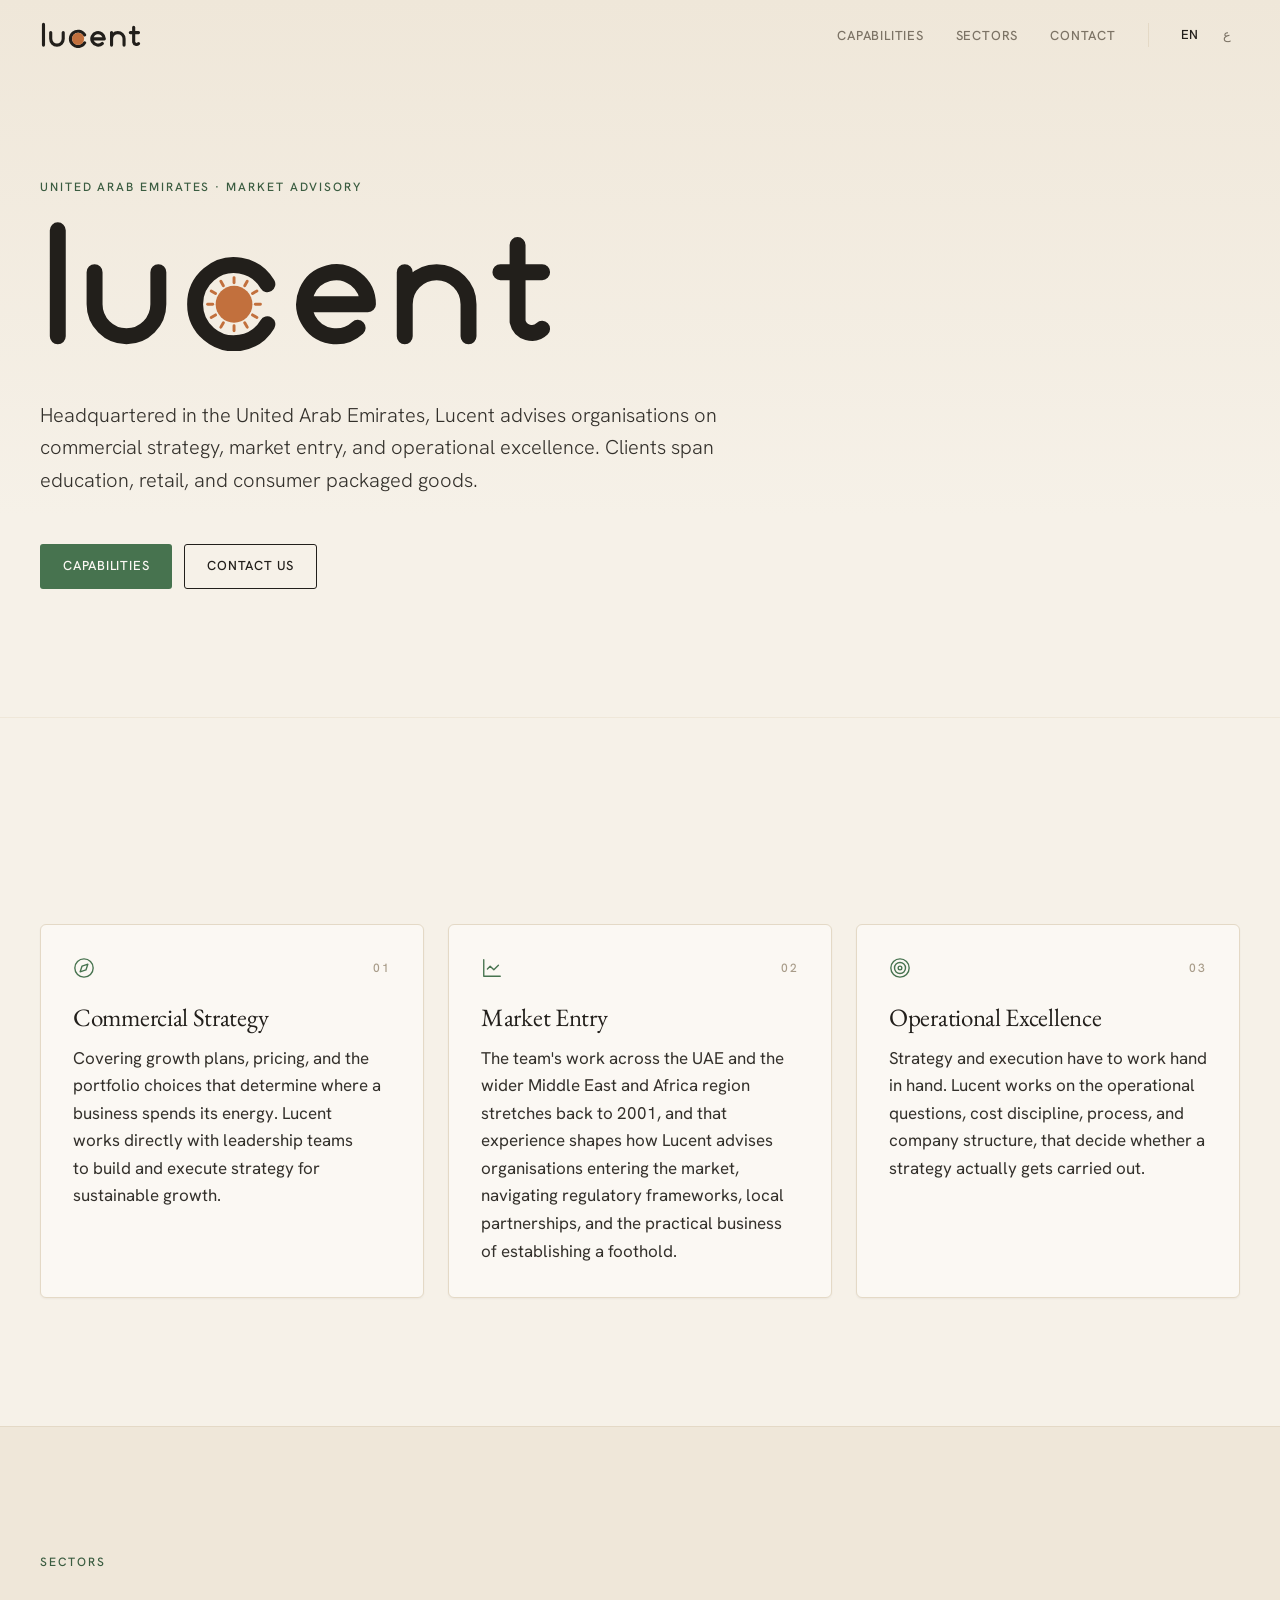
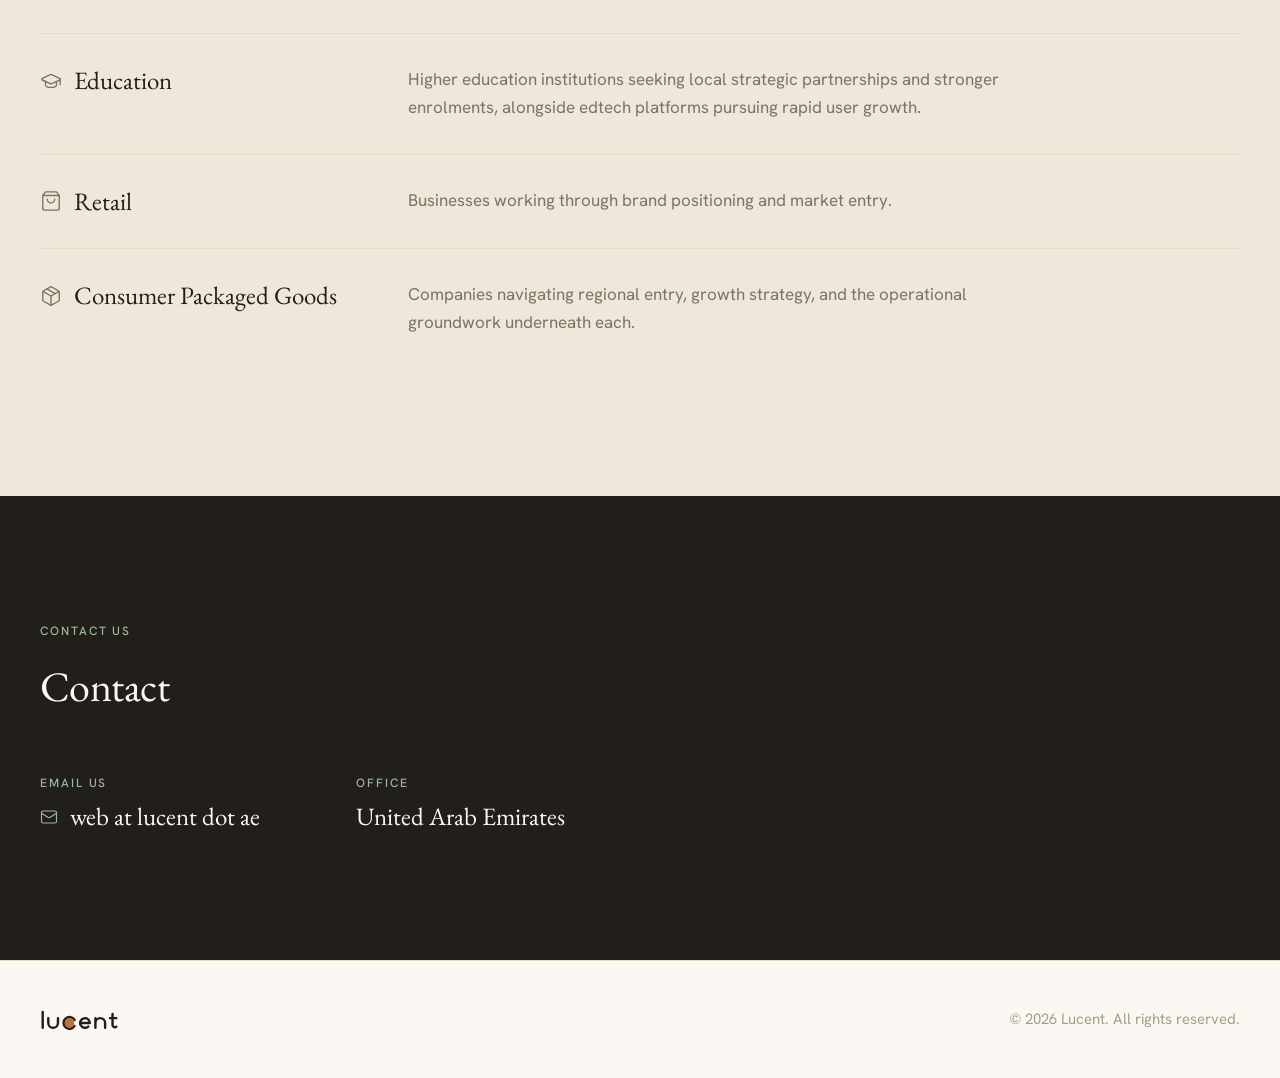
<file: index.html>
<!DOCTYPE html>
<html lang="en" dir="ltr">
<head>
<meta charset="utf-8">
<meta name="viewport" content="width=device-width, initial-scale=1">
<title>Lucent · Market advisory, United Arab Emirates</title>
<meta name="description" content="Headquartered in the United Arab Emirates, Lucent advises organisations on commercial strategy, market entry, and operational excellence.">

<!-- Search engines and AI crawlers are asked not to index or train on this site.
     See README.md, robots.txt and host headers do the rest. -->
<meta name="robots" content="noindex, nofollow, noarchive, nosnippet, noimageindex, noai, noimageai">
<meta name="googlebot" content="noindex, nofollow">
<meta name="google" content="nositelinkssearchbox">

<!-- Link previews (email, messaging, LinkedIn) still read these. -->
<meta property="og:type" content="website">
<meta property="og:site_name" content="Lucent">
<meta property="og:title" content="Lucent · Market advisory, United Arab Emirates">
<meta property="og:description" content="Lucent advises organisations on commercial strategy, market entry, and operational excellence.">
<meta property="og:url" content="https://www.lucent.ae/">
<meta property="og:locale" content="en">
<meta property="og:locale:alternate" content="ar">
<meta name="twitter:card" content="summary">

<link rel="canonical" href="https://www.lucent.ae/">
<link rel="alternate" hreflang="en" href="https://www.lucent.ae/">
<link rel="alternate" hreflang="ar" href="https://www.lucent.ae/ar/">
<link rel="icon" href="favicon.svg" type="image/svg+xml">
<link rel="icon" href="favicon.ico" sizes="any">
<link rel="apple-touch-icon" href="apple-touch-icon.png">
<link rel="stylesheet" href="css/styles.css">
<link rel="stylesheet" href="css/site.css">
<script>
(function(){
  document.documentElement.classList.add('js');
  try{
    var p=localStorage.getItem('lucent-lang');
    if(p==='ar'){location.replace('ar/');return;}
    if(!p&&(navigator.language||'').toLowerCase().indexOf('ar')===0){location.replace('ar/');}
  }catch(e){}
})();
</script>
</head>
<body id="top">

<a class="skip-link" href="#main-content">Skip to content</a>

<header class="header">
  <div class="container header__inner">
    <a class="header__brand" href="#top" aria-label="Lucent home">
      <img src="img/lucent-wordmark-small.svg" alt="Lucent" width="424" height="108">
    </a>
    <button class="menu-btn" type="button" aria-expanded="false" aria-controls="site-nav" aria-label="Menu">
      <svg width="18" height="18" viewBox="0 0 24 24" fill="none" stroke="currentColor" stroke-width="1.5" stroke-linecap="round" aria-hidden="true"><line x1="4" x2="20" y1="6" y2="6"/><line x1="4" x2="20" y1="12" y2="12"/><line x1="4" x2="20" y1="18" y2="18"/></svg>
    </button>
    <nav class="nav" id="site-nav" aria-label="Sections">
      <ul class="nav__list">
        <li><a class="nav__link" href="#capabilities">Capabilities</a></li>
        <li><a class="nav__link" href="#sectors">Sectors</a></li>
        <li><a class="nav__link" href="#contact">Contact</a></li>
        <li class="lang">
          <a class="lang__link" href="./" aria-current="true" data-set-lang="en" lang="en">EN</a>
          <a class="lang__link" href="ar/" data-set-lang="ar" lang="ar">ع</a>
        </li>
      </ul>
    </nav>
  </div>
</header>

<main id="main-content">

  <section class="hero">
    <div class="container">
      <p class="eyebrow">United Arab Emirates · Market advisory</p>
      <h1 class="sr-only">Lucent</h1>
      <img class="hero__wordmark" src="img/lucent-wordmark-display.svg" alt="" width="628" height="160">
      <p class="hero__lead">Headquartered in the United Arab Emirates, Lucent advises organisations on commercial strategy, market entry, and operational excellence. Clients span education, retail, and consumer packaged goods.</p>
      <div class="hero__actions">
        <a class="btn btn--primary" href="#capabilities">Capabilities</a>
        <a class="btn btn--secondary" href="#contact">Contact us</a>
      </div>
    </div>
  </section>

  <section class="section" id="capabilities">
    <div class="container">
      <div class="section__heading reveal">
        <p class="eyebrow">Capabilities</p>
      </div>
      <div class="cards">

        <article class="card reveal">
          <div class="card__top">
            <span class="card__icon"><svg width="22" height="22" viewBox="0 0 24 24" fill="none" stroke="currentColor" stroke-width="1.5" stroke-linecap="round" stroke-linejoin="round" aria-hidden="true"><circle cx="12" cy="12" r="10"/><polygon points="16.24 7.76 14.12 14.12 7.76 16.24 9.88 9.88 16.24 7.76"/></svg></span>
            <span class="card__index">01</span>
          </div>
          <h3 class="card__title">Commercial Strategy</h3>
          <p class="card__body">Covering growth plans, pricing, and the portfolio choices that determine where a business spends its energy. Lucent works directly with leadership teams to build and execute strategy for sustainable growth.</p>
        </article>

        <article class="card reveal" data-delay="90">
          <div class="card__top">
            <span class="card__icon"><svg width="22" height="22" viewBox="0 0 24 24" fill="none" stroke="currentColor" stroke-width="1.5" stroke-linecap="round" stroke-linejoin="round" aria-hidden="true"><path d="M3 3v18h18"/><path d="m19 9-5 5-4-4-3 3"/></svg></span>
            <span class="card__index">02</span>
          </div>
          <h3 class="card__title">Market Entry</h3>
          <p class="card__body">The team's work across the UAE and the wider Middle East and Africa region stretches back to 2001, and that experience shapes how Lucent advises organisations entering the market, navigating regulatory frameworks, local partnerships, and the practical business of establishing a foothold.</p>
        </article>

        <article class="card reveal" data-delay="180">
          <div class="card__top">
            <span class="card__icon"><svg width="22" height="22" viewBox="0 0 24 24" fill="none" stroke="currentColor" stroke-width="1.5" stroke-linecap="round" stroke-linejoin="round" aria-hidden="true"><circle cx="12" cy="12" r="10"/><circle cx="12" cy="12" r="6"/><circle cx="12" cy="12" r="2"/></svg></span>
            <span class="card__index">03</span>
          </div>
          <h3 class="card__title">Operational Excellence</h3>
          <p class="card__body">Strategy and execution have to work hand in hand. Lucent works on the operational questions, cost discipline, process, and company structure, that decide whether a strategy actually gets carried out.</p>
        </article>

      </div>
    </div>
  </section>

  <section class="section section--sand section--rule" id="sectors">
    <div class="container">
      <div class="section__heading reveal">
        <p class="eyebrow">Sectors</p>
      </div>
      <div class="sectors reveal">

        <div class="sector">
          <div class="sector__label">
            <span class="sector__icon"><svg width="22" height="22" viewBox="0 0 24 24" fill="none" stroke="currentColor" stroke-width="1.5" stroke-linecap="round" stroke-linejoin="round" aria-hidden="true"><path d="M21.42 10.922a1 1 0 0 0-.019-1.838L12.83 5.18a2 2 0 0 0-1.66 0L2.6 9.08a1 1 0 0 0 0 1.832l8.57 3.908a2 2 0 0 0 1.66 0z"/><path d="M22 10v6"/><path d="M6 12.5V16a6 3 0 0 0 12 0v-3.5"/></svg></span>
            Education
          </div>
          <p class="sector__note">Higher education institutions seeking local strategic partnerships and stronger enrolments, alongside edtech platforms pursuing rapid user growth.</p>
        </div>

        <div class="sector">
          <div class="sector__label">
            <span class="sector__icon"><svg width="22" height="22" viewBox="0 0 24 24" fill="none" stroke="currentColor" stroke-width="1.5" stroke-linecap="round" stroke-linejoin="round" aria-hidden="true"><path d="M6 2 3 6v14a2 2 0 0 0 2 2h14a2 2 0 0 0 2-2V6l-3-4Z"/><path d="M3 6h18"/><path d="M16 10a4 4 0 0 1-8 0"/></svg></span>
            Retail
          </div>
          <p class="sector__note">Businesses working through brand positioning and market entry.</p>
        </div>

        <div class="sector" style="border-bottom: none;">
          <div class="sector__label">
            <span class="sector__icon"><svg width="22" height="22" viewBox="0 0 24 24" fill="none" stroke="currentColor" stroke-width="1.5" stroke-linecap="round" stroke-linejoin="round" aria-hidden="true"><path d="m7.5 4.27 9 5.15"/><path d="M21 8a2 2 0 0 0-1-1.73l-7-4a2 2 0 0 0-2 0l-7 4A2 2 0 0 0 3 8v8a2 2 0 0 0 1 1.73l7 4a2 2 0 0 0 2 0l7-4A2 2 0 0 0 21 16Z"/><path d="m3.3 7 8.7 5 8.7-5"/><path d="M12 22V12"/></svg></span>
            Consumer Packaged Goods
          </div>
          <p class="sector__note">Companies navigating regional entry, growth strategy, and the operational groundwork underneath each.</p>
        </div>

      </div>
    </div>
  </section>

  <section class="section section--ink" id="contact">
    <div class="container">
      <div class="section__heading reveal">
        <p class="eyebrow eyebrow--inverse">Contact us</p>
        <h2 class="section__title">Contact</h2>
      </div>
      <div class="contact reveal" data-delay="90">
        <div>
          <p class="contact__label">Email us</p>
          <p class="contact__value">
            <span class="contact__icon"><svg width="18" height="18" viewBox="0 0 24 24" fill="none" stroke="currentColor" stroke-width="1.5" stroke-linecap="round" stroke-linejoin="round" aria-hidden="true"><rect width="20" height="16" x="2" y="4" rx="2"/><path d="m22 7-8.97 5.7a1.94 1.94 0 0 1-2.06 0L2 7"/></svg></span>
            web at lucent dot ae
          </p>
        </div>
        <div>
          <p class="contact__label">Office</p>
          <p class="contact__value">United Arab Emirates</p>
        </div>
      </div>
    </div>
  </section>

</main>

<footer class="footer">
  <div class="container footer__inner">
    <img src="img/lucent-wordmark-small.svg" alt="Lucent" width="424" height="108">
    <p class="footer__legal">© 2026 Lucent. All rights reserved.</p>
  </div>
</footer>

<script src="js/site.js"></script>
</body>
</html>
</file>
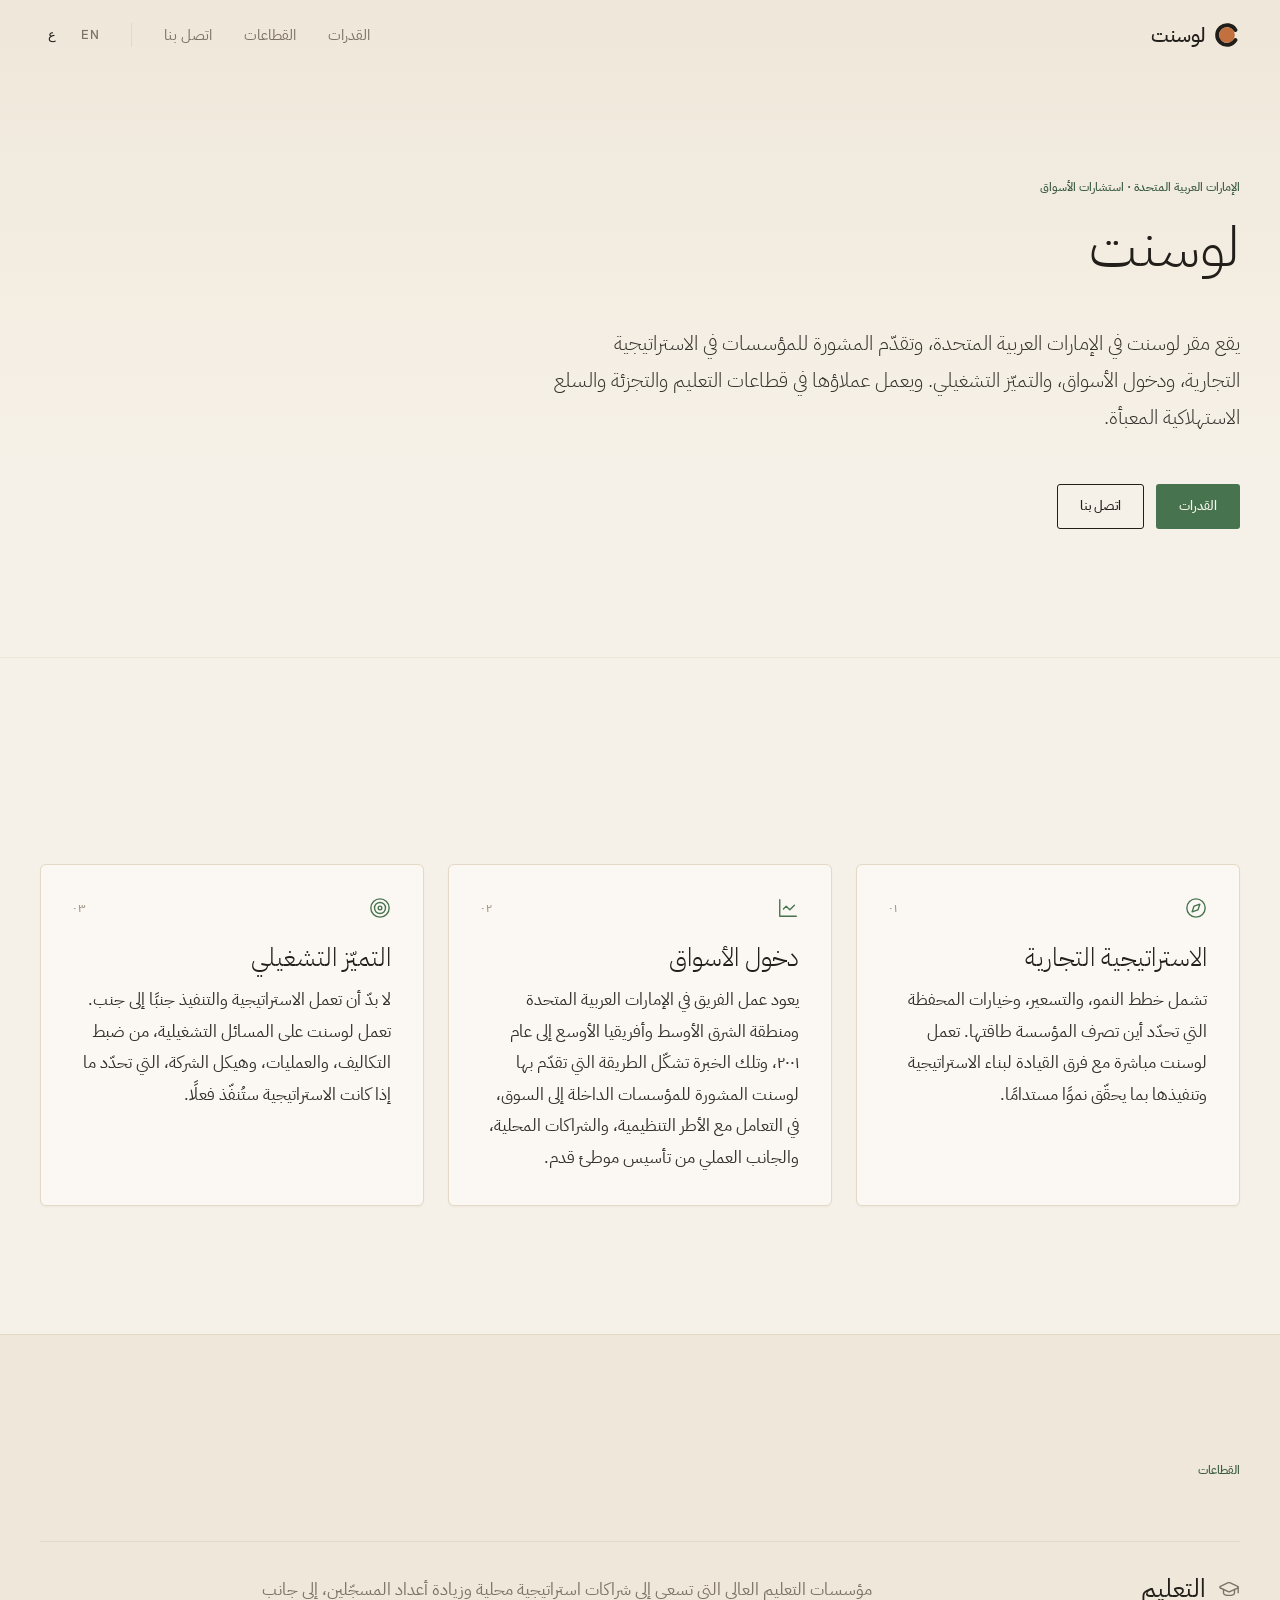
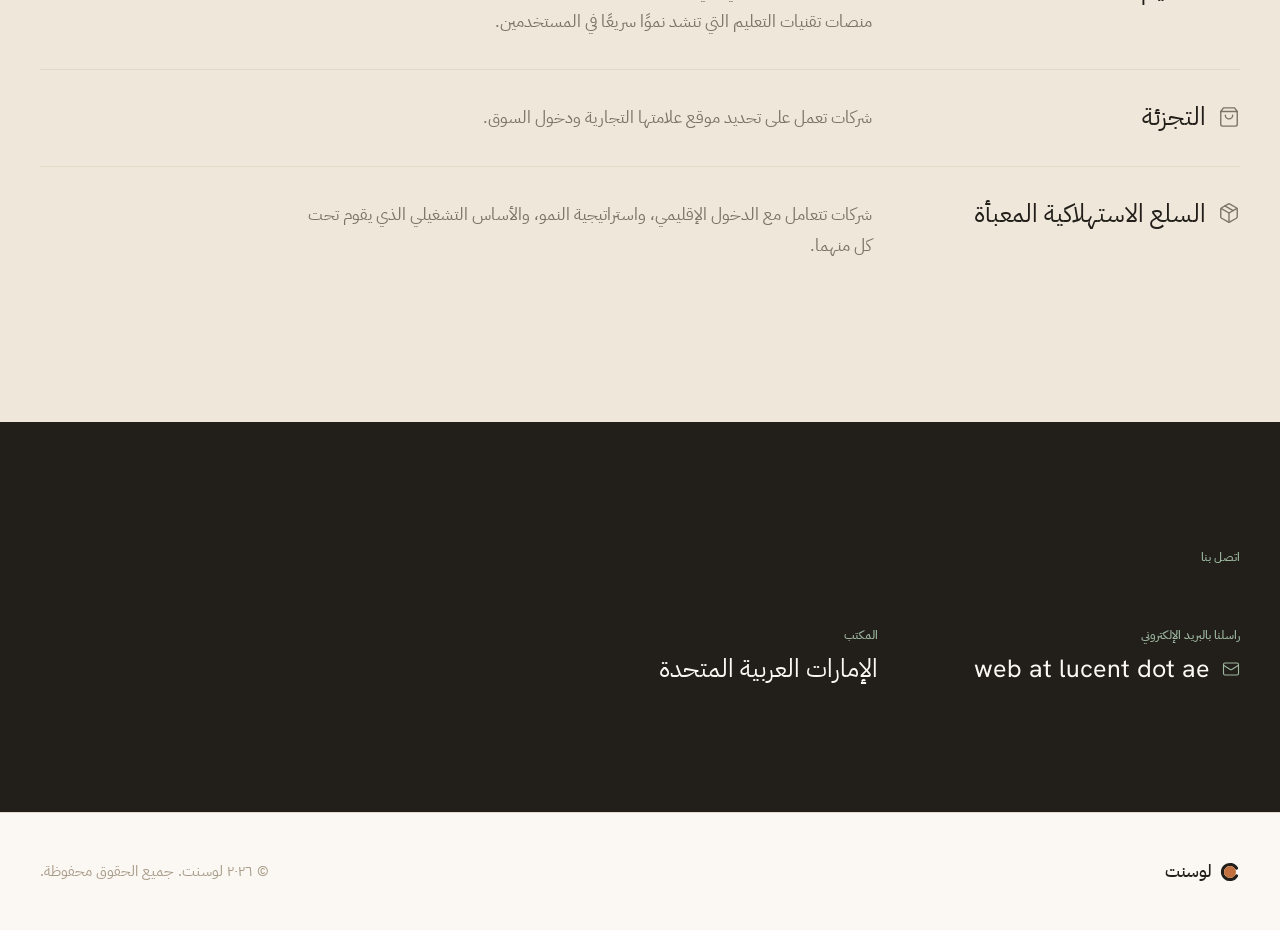
<file: ar/index.html>
<!DOCTYPE html>
<html lang="ar" dir="rtl">
<head>
<meta charset="utf-8">
<meta name="viewport" content="width=device-width, initial-scale=1">
<title>لوسنت · استشارات الأسواق، الإمارات العربية المتحدة</title>
<meta name="description" content="يقع مقر لوسنت في الإمارات العربية المتحدة، وتقدّم المشورة للمؤسسات في الاستراتيجية التجارية، ودخول الأسواق، والتميّز التشغيلي.">

<meta name="robots" content="noindex, nofollow, noarchive, nosnippet, noimageindex, noai, noimageai">
<meta name="googlebot" content="noindex, nofollow">

<meta property="og:type" content="website">
<meta property="og:site_name" content="لوسنت">
<meta property="og:title" content="لوسنت · استشارات الأسواق، الإمارات العربية المتحدة">
<meta property="og:description" content="تقدّم لوسنت المشورة للمؤسسات في الاستراتيجية التجارية، ودخول الأسواق، والتميّز التشغيلي.">
<meta property="og:url" content="https://www.lucent.ae/ar/">
<meta property="og:locale" content="ar">
<meta property="og:locale:alternate" content="en">
<meta name="twitter:card" content="summary">

<link rel="canonical" href="https://www.lucent.ae/ar/">
<link rel="alternate" hreflang="en" href="https://www.lucent.ae/">
<link rel="alternate" hreflang="ar" href="https://www.lucent.ae/ar/">
<link rel="icon" href="../favicon.svg" type="image/svg+xml">
<link rel="icon" href="../favicon.ico" sizes="any">
<link rel="apple-touch-icon" href="../apple-touch-icon.png">
<link rel="stylesheet" href="../css/styles.css">
<link rel="stylesheet" href="../css/site.css">
<script>
(function(){
  document.documentElement.classList.add('js');
  try{ if(localStorage.getItem('lucent-lang')==='en'){location.replace('../');} }catch(e){}
})();
</script>
</head>
<body id="top">

<a class="skip-link" href="#main-content">تجاوز إلى المحتوى</a>

<header class="header">
  <div class="container header__inner">
    <a class="header__brand brand-ar" href="#top" aria-label="لوسنت الصفحة الرئيسية">
      <img src="../img/lucent-mark-small.svg" alt="" width="84" height="84">
      <span>لوسنت</span>
    </a>
    <button class="menu-btn" type="button" aria-expanded="false" aria-controls="site-nav" aria-label="القائمة">
      <svg width="18" height="18" viewBox="0 0 24 24" fill="none" stroke="currentColor" stroke-width="1.5" stroke-linecap="round" aria-hidden="true"><line x1="4" x2="20" y1="6" y2="6"/><line x1="4" x2="20" y1="12" y2="12"/><line x1="4" x2="20" y1="18" y2="18"/></svg>
    </button>
    <nav class="nav" id="site-nav" aria-label="أقسام الصفحة">
      <ul class="nav__list">
        <li><a class="nav__link" href="#capabilities">القدرات</a></li>
        <li><a class="nav__link" href="#sectors">القطاعات</a></li>
        <li><a class="nav__link" href="#contact">اتصل بنا</a></li>
        <li class="lang">
          <a class="lang__link" href="../" data-set-lang="en" lang="en">EN</a>
          <a class="lang__link" href="./" aria-current="true" data-set-lang="ar" lang="ar">ع</a>
        </li>
      </ul>
    </nav>
  </div>
</header>

<main id="main-content">

  <section class="hero">
    <div class="container">
      <p class="eyebrow">الإمارات العربية المتحدة · استشارات الأسواق</p>
      <h1 class="hero__ar-title">لوسنت</h1>
      <p class="hero__lead">يقع مقر لوسنت في الإمارات العربية المتحدة، وتقدّم المشورة للمؤسسات في الاستراتيجية التجارية، ودخول الأسواق، والتميّز التشغيلي. ويعمل عملاؤها في قطاعات التعليم والتجزئة والسلع الاستهلاكية المعبأة.</p>
      <div class="hero__actions">
        <a class="btn btn--primary" href="#capabilities">القدرات</a>
        <a class="btn btn--secondary" href="#contact">اتصل بنا</a>
      </div>
    </div>
  </section>

  <section class="section" id="capabilities">
    <div class="container">
      <div class="section__heading reveal">
        <p class="eyebrow">القدرات</p>
      </div>
      <div class="cards">

        <article class="card reveal">
          <div class="card__top">
            <span class="card__icon"><svg width="22" height="22" viewBox="0 0 24 24" fill="none" stroke="currentColor" stroke-width="1.5" stroke-linecap="round" stroke-linejoin="round" aria-hidden="true"><circle cx="12" cy="12" r="10"/><polygon points="16.24 7.76 14.12 14.12 7.76 16.24 9.88 9.88 16.24 7.76"/></svg></span>
            <span class="card__index">٠١</span>
          </div>
          <h3 class="card__title">الاستراتيجية التجارية</h3>
          <p class="card__body">تشمل خطط النمو، والتسعير، وخيارات المحفظة التي تحدّد أين تصرف المؤسسة طاقتها. تعمل لوسنت مباشرة مع فرق القيادة لبناء الاستراتيجية وتنفيذها بما يحقّق نموًا مستدامًا.</p>
        </article>

        <article class="card reveal" data-delay="90">
          <div class="card__top">
            <span class="card__icon"><svg width="22" height="22" viewBox="0 0 24 24" fill="none" stroke="currentColor" stroke-width="1.5" stroke-linecap="round" stroke-linejoin="round" aria-hidden="true"><path d="M3 3v18h18"/><path d="m19 9-5 5-4-4-3 3"/></svg></span>
            <span class="card__index">٠٢</span>
          </div>
          <h3 class="card__title">دخول الأسواق</h3>
          <p class="card__body">يعود عمل الفريق في الإمارات العربية المتحدة ومنطقة الشرق الأوسط وأفريقيا الأوسع إلى عام ٢٠٠١، وتلك الخبرة تشكّل الطريقة التي تقدّم بها لوسنت المشورة للمؤسسات الداخلة إلى السوق، في التعامل مع الأطر التنظيمية، والشراكات المحلية، والجانب العملي من تأسيس موطئ قدم.</p>
        </article>

        <article class="card reveal" data-delay="180">
          <div class="card__top">
            <span class="card__icon"><svg width="22" height="22" viewBox="0 0 24 24" fill="none" stroke="currentColor" stroke-width="1.5" stroke-linecap="round" stroke-linejoin="round" aria-hidden="true"><circle cx="12" cy="12" r="10"/><circle cx="12" cy="12" r="6"/><circle cx="12" cy="12" r="2"/></svg></span>
            <span class="card__index">٠٣</span>
          </div>
          <h3 class="card__title">التميّز التشغيلي</h3>
          <p class="card__body">لا بدّ أن تعمل الاستراتيجية والتنفيذ جنبًا إلى جنب. تعمل لوسنت على المسائل التشغيلية، من ضبط التكاليف، والعمليات، وهيكل الشركة، التي تحدّد ما إذا كانت الاستراتيجية ستُنفّذ فعلًا.</p>
        </article>

      </div>
    </div>
  </section>

  <section class="section section--sand section--rule" id="sectors">
    <div class="container">
      <div class="section__heading reveal">
        <p class="eyebrow">القطاعات</p>
      </div>
      <div class="sectors reveal">

        <div class="sector">
          <div class="sector__label">
            <span class="sector__icon"><svg width="22" height="22" viewBox="0 0 24 24" fill="none" stroke="currentColor" stroke-width="1.5" stroke-linecap="round" stroke-linejoin="round" aria-hidden="true"><path d="M21.42 10.922a1 1 0 0 0-.019-1.838L12.83 5.18a2 2 0 0 0-1.66 0L2.6 9.08a1 1 0 0 0 0 1.832l8.57 3.908a2 2 0 0 0 1.66 0z"/><path d="M22 10v6"/><path d="M6 12.5V16a6 3 0 0 0 12 0v-3.5"/></svg></span>
            التعليم
          </div>
          <p class="sector__note">مؤسسات التعليم العالي التي تسعى إلى شراكات استراتيجية محلية وزيادة أعداد المسجّلين، إلى جانب منصات تقنيات التعليم التي تنشد نموًا سريعًا في المستخدمين.</p>
        </div>

        <div class="sector">
          <div class="sector__label">
            <span class="sector__icon"><svg width="22" height="22" viewBox="0 0 24 24" fill="none" stroke="currentColor" stroke-width="1.5" stroke-linecap="round" stroke-linejoin="round" aria-hidden="true"><path d="M6 2 3 6v14a2 2 0 0 0 2 2h14a2 2 0 0 0 2-2V6l-3-4Z"/><path d="M3 6h18"/><path d="M16 10a4 4 0 0 1-8 0"/></svg></span>
            التجزئة
          </div>
          <p class="sector__note">شركات تعمل على تحديد موقع علامتها التجارية ودخول السوق.</p>
        </div>

        <div class="sector" style="border-bottom: none;">
          <div class="sector__label">
            <span class="sector__icon"><svg width="22" height="22" viewBox="0 0 24 24" fill="none" stroke="currentColor" stroke-width="1.5" stroke-linecap="round" stroke-linejoin="round" aria-hidden="true"><path d="m7.5 4.27 9 5.15"/><path d="M21 8a2 2 0 0 0-1-1.73l-7-4a2 2 0 0 0-2 0l-7 4A2 2 0 0 0 3 8v8a2 2 0 0 0 1 1.73l7 4a2 2 0 0 0 2 0l7-4A2 2 0 0 0 21 16Z"/><path d="m3.3 7 8.7 5 8.7-5"/><path d="M12 22V12"/></svg></span>
            السلع الاستهلاكية المعبأة
          </div>
          <p class="sector__note">شركات تتعامل مع الدخول الإقليمي، واستراتيجية النمو، والأساس التشغيلي الذي يقوم تحت كل منهما.</p>
        </div>

      </div>
    </div>
  </section>

  <section class="section section--ink" id="contact">
    <div class="container">
      <div class="section__heading reveal">
        <p class="eyebrow eyebrow--inverse">اتصل بنا</p>
      </div>
      <div class="contact reveal" data-delay="90">
        <div>
          <p class="contact__label">راسلنا بالبريد الإلكتروني</p>
          <p class="contact__value">
            <span class="contact__icon"><svg width="18" height="18" viewBox="0 0 24 24" fill="none" stroke="currentColor" stroke-width="1.5" stroke-linecap="round" stroke-linejoin="round" aria-hidden="true"><rect width="20" height="16" x="2" y="4" rx="2"/><path d="m22 7-8.97 5.7a1.94 1.94 0 0 1-2.06 0L2 7"/></svg></span>
            <span dir="ltr">web at lucent dot ae</span>
          </p>
        </div>
        <div>
          <p class="contact__label">المكتب</p>
          <p class="contact__value">الإمارات العربية المتحدة</p>
        </div>
      </div>
    </div>
  </section>

</main>

<footer class="footer">
  <div class="container footer__inner">
    <span class="footer__brand-ar">
      <img src="../img/lucent-mark-small.svg" alt="" width="84" height="84">
      <span class="brand-ar">لوسنت</span>
    </span>
    <p class="footer__legal">© ٢٠٢٦ لوسنت. جميع الحقوق محفوظة.</p>
  </div>
</footer>

<script src="../js/site.js"></script>
</body>
</html>
</file>
<file: css/styles.css>
@import url("tokens/fonts.css");
@import url("tokens/colors.css");
@import url("tokens/typography.css");
@import url("tokens/spacing.css");
@import url("tokens/surfaces.css");
@import url("tokens/motion.css");
@import url("tokens/base.css");
</file>
<file: css/site.css>
/* Lucent — lucent.ae
   Page-level styles. All values come from the Lucent design system tokens
   in css/tokens/*.css; nothing here invents a colour, size or duration. */

html { scroll-behavior: smooth; }
body { overflow-x: hidden; }
@media (prefers-reduced-motion: reduce) {
  html { scroll-behavior: auto; }
  * { animation-duration: 0.01ms !important; transition-duration: 0.01ms !important; }
}

.container {
  max-width: var(--container-max);
  margin-inline: auto;
  padding-inline: var(--page-margin);
}

.sr-only {
  position: absolute; width: 1px; height: 1px; padding: 0;
  margin: -1px; overflow: hidden; clip: rect(0 0 0 0); white-space: nowrap; border: 0;
}

.skip-link {
  position: absolute; inset-block-start: -100px; inset-inline-start: var(--page-margin);
  z-index: 100; background: var(--surface-raised); color: var(--text-heading);
  border: var(--border-strong); border-radius: var(--radius-sm);
  padding: var(--space-3) var(--space-4); font: var(--type-label);
}
.skip-link:focus { inset-block-start: var(--space-3); }

.eyebrow {
  font: var(--type-eyebrow);
  letter-spacing: var(--tracking-eyebrow);
  text-transform: uppercase;
  color: var(--text-accent);
  margin: 0 0 var(--space-5);
  max-width: none;
}
.eyebrow--inverse { color: var(--verdant-300); }
[lang="ar"] .eyebrow { letter-spacing: 0; text-transform: none; }

/* ---------- Header ---------- */

.header {
  position: fixed; inset-block-start: 0; inset-inline: 0; z-index: 50;
  background: transparent; border-bottom: 1px solid transparent;
  transition: background var(--duration-base) var(--ease-standard),
              border-color var(--duration-base) var(--ease-standard),
              backdrop-filter var(--duration-base) var(--ease-standard);
}
.header.is-condensed {
  background: rgba(246, 241, 232, 0.88);
  backdrop-filter: var(--overlay-blur);
  -webkit-backdrop-filter: var(--overlay-blur);
  border-bottom-color: var(--line-hairline);
}
.header__inner {
  display: flex; align-items: center; gap: var(--space-7);
  min-height: 70px;
}
.header__brand { display: inline-flex; align-items: center; gap: var(--space-2); border: 0; }
.header__brand img { height: 26px; width: auto; }
.brand-ar {
  font-family: var(--font-arabic); font-weight: var(--weight-medium);
  font-size: var(--text-lg); color: var(--text-heading);
  letter-spacing: 0; border: 0; line-height: 1;
}
.brand-ar:hover { color: var(--text-heading); border: 0; }
.footer .brand-ar { font-size: var(--text-md); }

.nav { margin-inline-start: auto; }
.nav__list {
  list-style: none; margin: 0; padding: 0;
  display: flex; align-items: center; gap: var(--space-6);
}
.nav__link {
  font: var(--type-label); text-transform: uppercase;
  letter-spacing: var(--tracking-wide); color: var(--text-muted);
  border: 0; padding-block: var(--space-2);
  transition: color var(--duration-fast) var(--ease-standard);
}
.nav__link:hover { color: var(--text-heading); border: 0; }
.nav__link.is-active { color: var(--text-accent); }
[lang="ar"] .nav__link { letter-spacing: 0; text-transform: none; font: var(--type-small); }

.lang {
  display: flex; align-items: center; gap: var(--space-2);
  padding-inline-start: var(--space-5);
  border-inline-start: var(--border-hairline);
}
.lang__link {
  font: var(--type-label); letter-spacing: var(--tracking-wide);
  text-transform: uppercase; color: var(--text-muted); border: 0;
  padding: var(--space-1) var(--space-2); border-radius: var(--radius-xs);
  transition: color var(--duration-fast) var(--ease-standard);
}
.lang__link:hover { color: var(--text-heading); border: 0; }
.lang__link[aria-current="true"] { color: var(--text-heading); }

.menu-btn {
  display: none; margin-inline-start: auto;
  background: none; border: var(--border-hairline); border-radius: var(--radius-sm);
  color: var(--text-heading); padding: var(--space-2);
  cursor: pointer; line-height: 0;
}

/* ---------- Hero ---------- */

.hero {
  background: linear-gradient(180deg, var(--sand-200) 0%, var(--bone-100) 72%);
  padding-block: var(--space-11) var(--space-10);
  border-bottom: 1px solid transparent;
}
.hero__wordmark { max-width: 520px; width: 100%; height: auto; }
.hero__lead {
  font: var(--type-lead); font-weight: var(--weight-light);
  color: var(--text-body); max-width: var(--measure-prose);
  margin: var(--space-7) 0 0;
}
[lang="ar"] .hero__lead { line-height: 1.85; }
.hero__actions { display: flex; flex-wrap: wrap; gap: var(--space-3); margin-block-start: var(--space-7); }
.hero__ar-title {
  font: var(--type-h1); color: var(--text-heading);
  margin: 0; letter-spacing: 0;
}

/* ---------- Buttons ---------- */

.btn {
  display: inline-flex; align-items: center; gap: var(--space-2);
  font: var(--type-label); text-transform: uppercase;
  letter-spacing: var(--tracking-wide);
  padding: 13px 22px; border-radius: var(--radius-sm);
  border: 1px solid transparent; cursor: pointer;
  transition: background var(--duration-fast) var(--ease-standard),
              color var(--duration-fast) var(--ease-standard),
              border-color var(--duration-fast) var(--ease-standard);
}
.btn:active { transform: translateY(1px); }
.btn--primary { background: var(--surface-accent); color: var(--text-on-accent); }
.btn--primary:hover { background: var(--verdant-600); color: var(--text-on-accent); border-color: transparent; }
.btn--secondary { border-color: var(--charcoal-900); color: var(--text-heading); background: transparent; }
.btn--secondary:hover { background: var(--charcoal-900); color: var(--text-on-inverse); border-color: var(--charcoal-900); }
[lang="ar"] .btn { letter-spacing: 0; text-transform: none; }

/* ---------- Sections ---------- */

.section { padding-block: var(--space-10); }
.section--sand { background: var(--surface-sunken); }
.section--ink { background: var(--surface-inverse); color: var(--text-on-inverse); }
.section--ink h2, .section--ink h3 { color: var(--bone-50); }
.section--rule { border-top: var(--border-hairline); }

.section__heading { margin-bottom: var(--space-8); }
.section__title {
  font: var(--type-h2); color: var(--text-heading);
  max-width: 22ch; margin: 0;
}
.section--ink .section__title { color: var(--bone-50); max-width: 24ch; }
[lang="ar"] .section__title { letter-spacing: 0; max-width: 26ch; }

/* ---------- Service cards ---------- */

.cards {
  display: grid; grid-template-columns: repeat(3, minmax(0, 1fr));
  gap: var(--space-5);
}
.card {
  background: var(--surface-card); border: var(--border-hairline);
  border-radius: var(--radius-md); padding: var(--space-6);
  box-shadow: var(--shadow-sm);
  transition: border-color var(--duration-base) var(--ease-standard),
              box-shadow var(--duration-base) var(--ease-standard);
}
.card:hover { border-color: var(--line-strong); box-shadow: var(--shadow-md); }
.card__top {
  display: flex; align-items: center; justify-content: space-between;
  margin-bottom: var(--space-5);
}
.card__icon { color: var(--verdant-500); line-height: 0; }
.card__index {
  font: var(--type-eyebrow); letter-spacing: var(--tracking-eyebrow);
  color: var(--text-faint);
}
.card__title { font: var(--type-h3); color: var(--text-heading); margin: 0 0 var(--space-3); }
[lang="ar"] .card__title { letter-spacing: 0; }
.card__body { font: var(--type-body); color: var(--text-body); margin: 0; max-width: none; }
[lang="ar"] .card__body { line-height: 1.85; }

/* ---------- Sectors ---------- */

.sectors { border-top: var(--border-hairline); }
.sector {
  display: grid; grid-template-columns: minmax(0, 320px) minmax(0, 1fr);
  gap: var(--space-7); align-items: start;
  padding-block: var(--space-6);
  border-bottom: var(--border-hairline);
}
.sector__label {
  display: flex; align-items: center; gap: var(--space-3);
  font: var(--type-h3); color: var(--text-heading);
}
[lang="ar"] .sector__label { letter-spacing: 0; }
.sector__icon { color: var(--stone-600); line-height: 0; }
.sector:hover .sector__icon { color: var(--verdant-500); }
.sector__note { font: var(--type-body); color: var(--text-muted); margin: 0; max-width: var(--measure-prose); }
[lang="ar"] .sector__note { line-height: 1.85; }

/* ---------- Contact ---------- */

.contact { display: flex; flex-wrap: wrap; gap: var(--space-9); align-items: start; }
.contact__label {
  font: var(--type-eyebrow); letter-spacing: var(--tracking-eyebrow);
  text-transform: uppercase; color: var(--verdant-300);
  margin: 0 0 var(--space-3);
}
[lang="ar"] .contact__label { letter-spacing: 0; text-transform: none; }
.contact__value {
  font: var(--type-h3); font-family: var(--font-serif-display);
  color: var(--bone-50); margin: 0;
  display: flex; align-items: center; gap: var(--space-3);
}
.contact__value .contact__icon { color: var(--verdant-300); line-height: 0; }

/* ---------- Footer ---------- */

.footer {
  background: var(--surface-raised); border-top: var(--border-hairline);
  padding-block: var(--space-7);
}
.footer__inner {
  display: flex; flex-wrap: wrap; align-items: center;
  justify-content: space-between; gap: var(--space-5);
}
.footer img { height: 20px; width: auto; }
.footer__brand-ar { display: inline-flex; align-items: center; gap: var(--space-2); }
.footer__legal { font: var(--type-small); color: var(--text-faint); margin: 0; max-width: none; }

/* ---------- Scroll reveal ---------- */

.js .reveal {
  opacity: 0; transform: translateY(12px);
  transition: opacity var(--duration-reveal) var(--ease-out-soft),
              transform var(--duration-reveal) var(--ease-out-soft);
}
.js .reveal.is-in { opacity: 1; transform: none; }

/* ---------- Arabic ----------
   site.css sets font-family through the `font:` shorthand, which outranks the
   single-class [lang="ar"] rule in tokens/fonts.css. Restate it here at
   two-class specificity so Arabic runs entirely in IBM Plex Sans Arabic. */

[lang="ar"] .eyebrow,
[lang="ar"] .skip-link,
[lang="ar"] .nav__link,
[lang="ar"] .btn,
[lang="ar"] .hero__lead,
[lang="ar"] .hero__ar-title,
[lang="ar"] .section__title,
[lang="ar"] .section__lead,
[lang="ar"] .card__title,
[lang="ar"] .card__body,
[lang="ar"] .card__index,
[lang="ar"] .sector__label,
[lang="ar"] .sector__note,
[lang="ar"] .contact__label,
[lang="ar"] .contact__value,
[lang="ar"] .footer__legal { font-family: var(--font-arabic); }

/* The Latin toggle label and the email address stay in the Latin sans. */
[lang="ar"] .lang__link[lang="en"],
[lang="ar"] .contact__value [dir="ltr"] { font-family: var(--font-sans-text); }

/* ---------- Responsive ---------- */

@media (max-width: 1000px) {
  .cards { grid-template-columns: minmax(0, 1fr); }
  .sector { grid-template-columns: minmax(0, 1fr); gap: var(--space-3); }
}

@media (max-width: 820px) {
  .menu-btn { display: inline-flex; }
  .nav {
    position: absolute; inset-inline: 0; inset-block-start: 100%;
    display: none;
    background: var(--surface-raised); border-bottom: var(--border-hairline);
    padding: var(--space-5) var(--page-margin-sm);
    margin-inline-start: 0;
  }
  .nav.is-open { display: block; }
  .nav__list { flex-direction: column; align-items: flex-start; gap: var(--space-4); }
  .lang { margin-inline-start: var(--space-4); padding-inline-start: var(--space-4); }
}

@media (max-width: 640px) {
  .container { padding-inline: var(--page-margin-sm); }
  .section { padding-block: var(--space-8); }
  .hero { padding-block: var(--space-9) var(--space-8); }
  .hero__wordmark { max-width: 320px; }
  .section__title { font: var(--type-h3); font-size: var(--text-2xl); line-height: var(--leading-snug); }
  .contact { gap: var(--space-7); }
}
</file>
